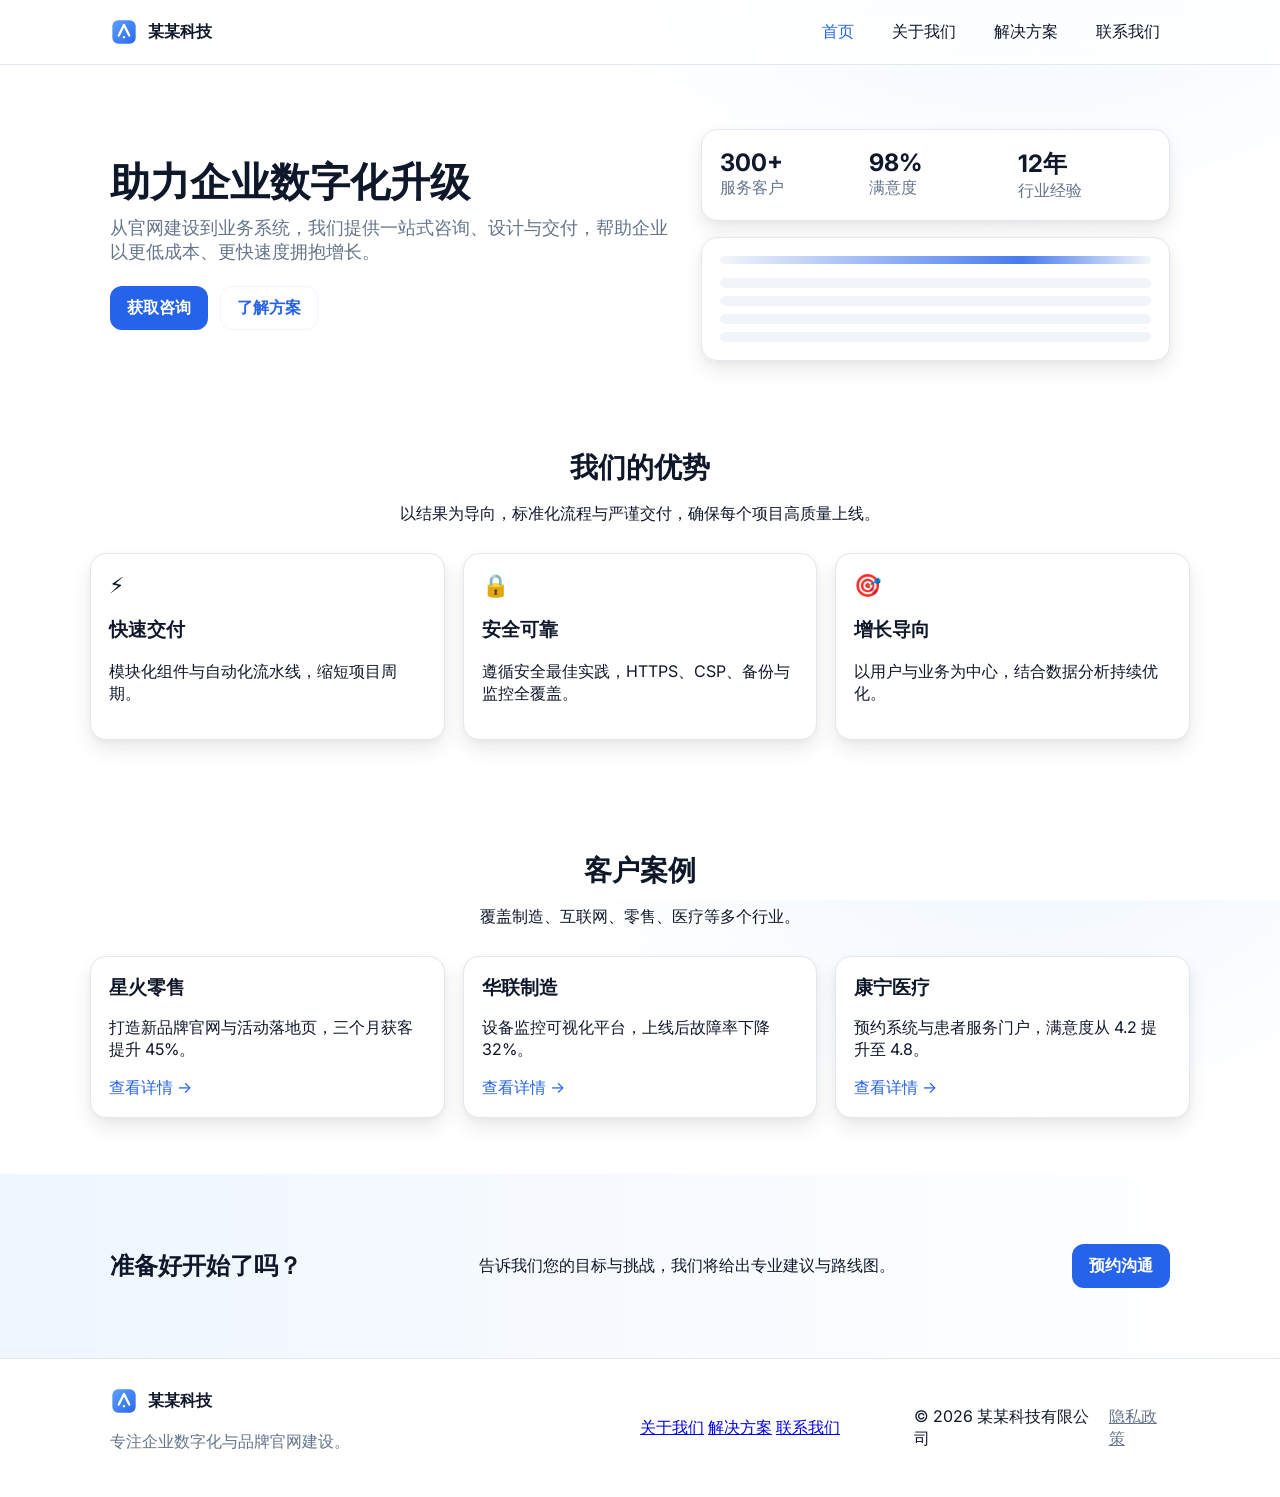
<file: company-website/index.html>
<!doctype html>
<html lang="zh-CN">
  <head>
    <meta charset="utf-8" />
    <meta name="viewport" content="width=device-width, initial-scale=1" />
    <title>某某科技有限公司｜助力企业数字化升级</title>
    <meta name="description" content="某某科技有限公司，提供企业官网、数字化解决方案、云与数据服务，助力企业增长。" />
    <link rel="preconnect" href="https://fonts.googleapis.com">
    <link rel="preconnect" href="https://fonts.gstatic.com" crossorigin>
    <link href="https://fonts.googleapis.com/css2?family=Inter:wght@400;500;600;700&display=swap" rel="stylesheet">
    <link rel="stylesheet" href="./styles.css" />
    <link rel="icon" href="./assets/logo.svg" type="image/svg+xml" />
  </head>
  <body>
    <header class="site-header">
      <div class="container nav">
        <a class="brand" href="./index.html">
          <img class="logo" src="./assets/logo.svg" alt="公司Logo" />
          <span>某某科技</span>
        </a>
        <button class="nav-toggle" aria-label="打开菜单" aria-expanded="false">☰</button>
        <nav class="nav-links" aria-label="主导航">
          <a href="./index.html" data-nav="home" class="active">首页</a>
          <a href="./about.html" data-nav="about">关于我们</a>
          <a href="./services.html" data-nav="services">解决方案</a>
          <a href="./contact.html" data-nav="contact">联系我们</a>
        </nav>
      </div>
    </header>

    <main>
      <section class="hero">
        <div class="container hero-inner">
          <div class="hero-copy">
            <h1>助力企业数字化升级</h1>
            <p>从官网建设到业务系统，我们提供一站式咨询、设计与交付，帮助企业以更低成本、更快速度拥抱增长。</p>
            <div class="hero-actions">
              <a class="btn btn-primary" href="./contact.html">获取咨询</a>
              <a class="btn btn-ghost" href="./services.html">了解方案</a>
            </div>
          </div>
          <div class="hero-visual">
            <div class="card stats">
              <div>
                <span class="stat">300+</span>
                <span class="label">服务客户</span>
              </div>
              <div>
                <span class="stat">98%</span>
                <span class="label">满意度</span>
              </div>
              <div>
                <span class="stat">12年</span>
                <span class="label">行业经验</span>
              </div>
            </div>
            <div class="glass mockup">
              <div class="bar"></div>
              <div class="lines">
                <div class="line"></div>
                <div class="line"></div>
                <div class="line"></div>
                <div class="line"></div>
              </div>
            </div>
          </div>
        </div>
      </section>

      <section class="section container features">
        <header class="section-header">
          <h2>我们的优势</h2>
          <p>以结果为导向，标准化流程与严谨交付，确保每个项目高质量上线。</p>
        </header>
        <div class="grid grid-3">
          <div class="card card-feature">
            <div class="icon">⚡</div>
            <h3>快速交付</h3>
            <p>模块化组件与自动化流水线，缩短项目周期。</p>
          </div>
          <div class="card card-feature">
            <div class="icon">🔒</div>
            <h3>安全可靠</h3>
            <p>遵循安全最佳实践，HTTPS、CSP、备份与监控全覆盖。</p>
          </div>
          <div class="card card-feature">
            <div class="icon">🎯</div>
            <h3>增长导向</h3>
            <p>以用户与业务为中心，结合数据分析持续优化。</p>
          </div>
        </div>
      </section>

      <section class="section container cases">
        <header class="section-header">
          <h2>客户案例</h2>
          <p>覆盖制造、互联网、零售、医疗等多个行业。</p>
        </header>
        <div class="grid grid-3">
          <article class="card case">
            <h3>星火零售</h3>
            <p>打造新品牌官网与活动落地页，三个月获客提升 45%。</p>
            <a class="link" href="#">查看详情 →</a>
          </article>
          <article class="card case">
            <h3>华联制造</h3>
            <p>设备监控可视化平台，上线后故障率下降 32%。</p>
            <a class="link" href="#">查看详情 →</a>
          </article>
          <article class="card case">
            <h3>康宁医疗</h3>
            <p>预约系统与患者服务门户，满意度从 4.2 提升至 4.8。</p>
            <a class="link" href="#">查看详情 →</a>
          </article>
        </div>
      </section>

      <section class="cta">
        <div class="container cta-inner">
          <h2>准备好开始了吗？</h2>
          <p>告诉我们您的目标与挑战，我们将给出专业建议与路线图。</p>
          <a class="btn btn-primary" href="./contact.html">预约沟通</a>
        </div>
      </section>
    </main>

    <footer class="site-footer">
      <div class="container footer-grid">
        <div>
          <a class="brand" href="./index.html">
            <img class="logo" src="./assets/logo.svg" alt="公司Logo" />
            <span>某某科技</span>
          </a>
          <p class="muted">专注企业数字化与品牌官网建设。</p>
        </div>
        <nav aria-label="底部导航">
          <a href="./about.html">关于我们</a>
          <a href="./services.html">解决方案</a>
          <a href="./contact.html">联系我们</a>
        </nav>
        <div class="footer-meta">
          <span>© <span id="year"></span> 某某科技有限公司</span>
          <a class="muted" href="#">隐私政策</a>
        </div>
      </div>
    </footer>

    <script src="./script.js"></script>
  </body>
</html>
</file>
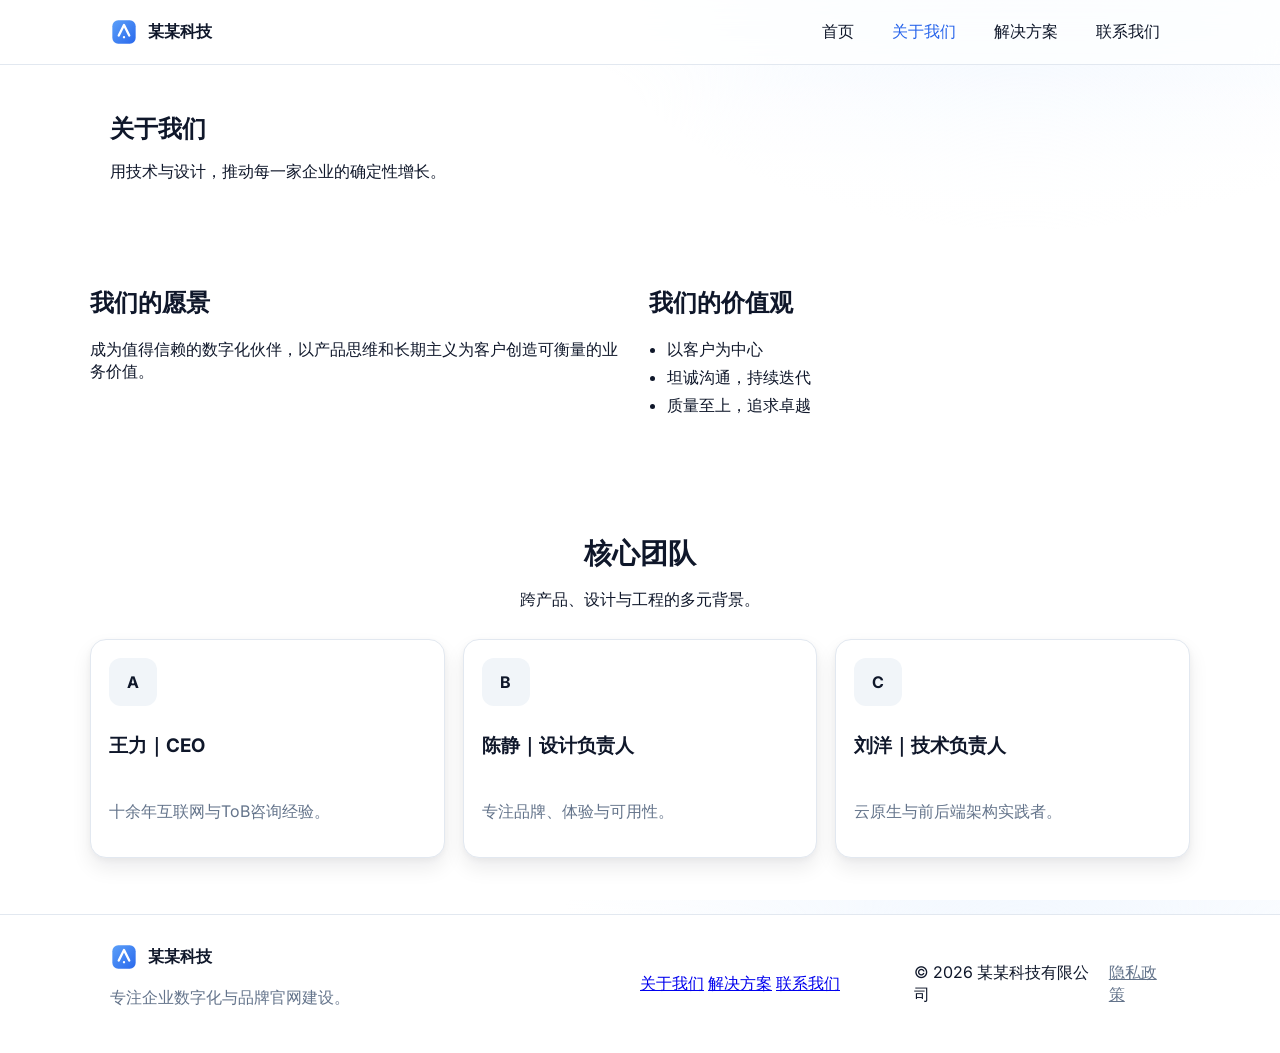
<file: company-website/about.html>
<!doctype html>
<html lang="zh-CN">
  <head>
    <meta charset="utf-8" />
    <meta name="viewport" content="width=device-width, initial-scale=1" />
    <title>关于我们｜某某科技有限公司</title>
    <meta name="description" content="关于某某科技：愿景、价值观与团队。" />
    <link href="https://fonts.googleapis.com/css2?family=Inter:wght@400;500;600;700&display=swap" rel="stylesheet">
    <link rel="stylesheet" href="./styles.css" />
    <link rel="icon" href="./assets/logo.svg" type="image/svg+xml" />
  </head>
  <body>
    <header class="site-header">
      <div class="container nav">
        <a class="brand" href="./index.html">
          <img class="logo" src="./assets/logo.svg" alt="公司Logo" />
          <span>某某科技</span>
        </a>
        <button class="nav-toggle" aria-label="打开菜单" aria-expanded="false">☰</button>
        <nav class="nav-links" aria-label="主导航">
          <a href="./index.html" data-nav="home">首页</a>
          <a href="./about.html" data-nav="about" class="active">关于我们</a>
          <a href="./services.html" data-nav="services">解决方案</a>
          <a href="./contact.html" data-nav="contact">联系我们</a>
        </nav>
      </div>
    </header>

    <main>
      <section class="page-hero">
        <div class="container">
          <h1>关于我们</h1>
          <p>用技术与设计，推动每一家企业的确定性增长。</p>
        </div>
      </section>

      <section class="section container">
        <div class="grid grid-2">
          <div>
            <h2>我们的愿景</h2>
            <p>成为值得信赖的数字化伙伴，以产品思维和长期主义为客户创造可衡量的业务价值。</p>
          </div>
          <div>
            <h2>我们的价值观</h2>
            <ul class="list">
              <li>以客户为中心</li>
              <li>坦诚沟通，持续迭代</li>
              <li>质量至上，追求卓越</li>
            </ul>
          </div>
        </div>
      </section>

      <section class="section container">
        <header class="section-header">
          <h2>核心团队</h2>
          <p>跨产品、设计与工程的多元背景。</p>
        </header>
        <div class="grid grid-3">
          <div class="card person">
            <div class="avatar">A</div>
            <h3>王力｜CEO</h3>
            <p class="muted">十余年互联网与ToB咨询经验。</p>
          </div>
          <div class="card person">
            <div class="avatar">B</div>
            <h3>陈静｜设计负责人</h3>
            <p class="muted">专注品牌、体验与可用性。</p>
          </div>
          <div class="card person">
            <div class="avatar">C</div>
            <h3>刘洋｜技术负责人</h3>
            <p class="muted">云原生与前后端架构实践者。</p>
          </div>
        </div>
      </section>
    </main>

    <footer class="site-footer">
      <div class="container footer-grid">
        <div>
          <a class="brand" href="./index.html">
            <img class="logo" src="./assets/logo.svg" alt="公司Logo" />
            <span>某某科技</span>
          </a>
          <p class="muted">专注企业数字化与品牌官网建设。</p>
        </div>
        <nav aria-label="底部导航">
          <a href="./about.html">关于我们</a>
          <a href="./services.html">解决方案</a>
          <a href="./contact.html">联系我们</a>
        </nav>
        <div class="footer-meta">
          <span>© <span id="year"></span> 某某科技有限公司</span>
          <a class="muted" href="#">隐私政策</a>
        </div>
      </div>
    </footer>

    <script src="./script.js"></script>
  </body>
</html>
</file>
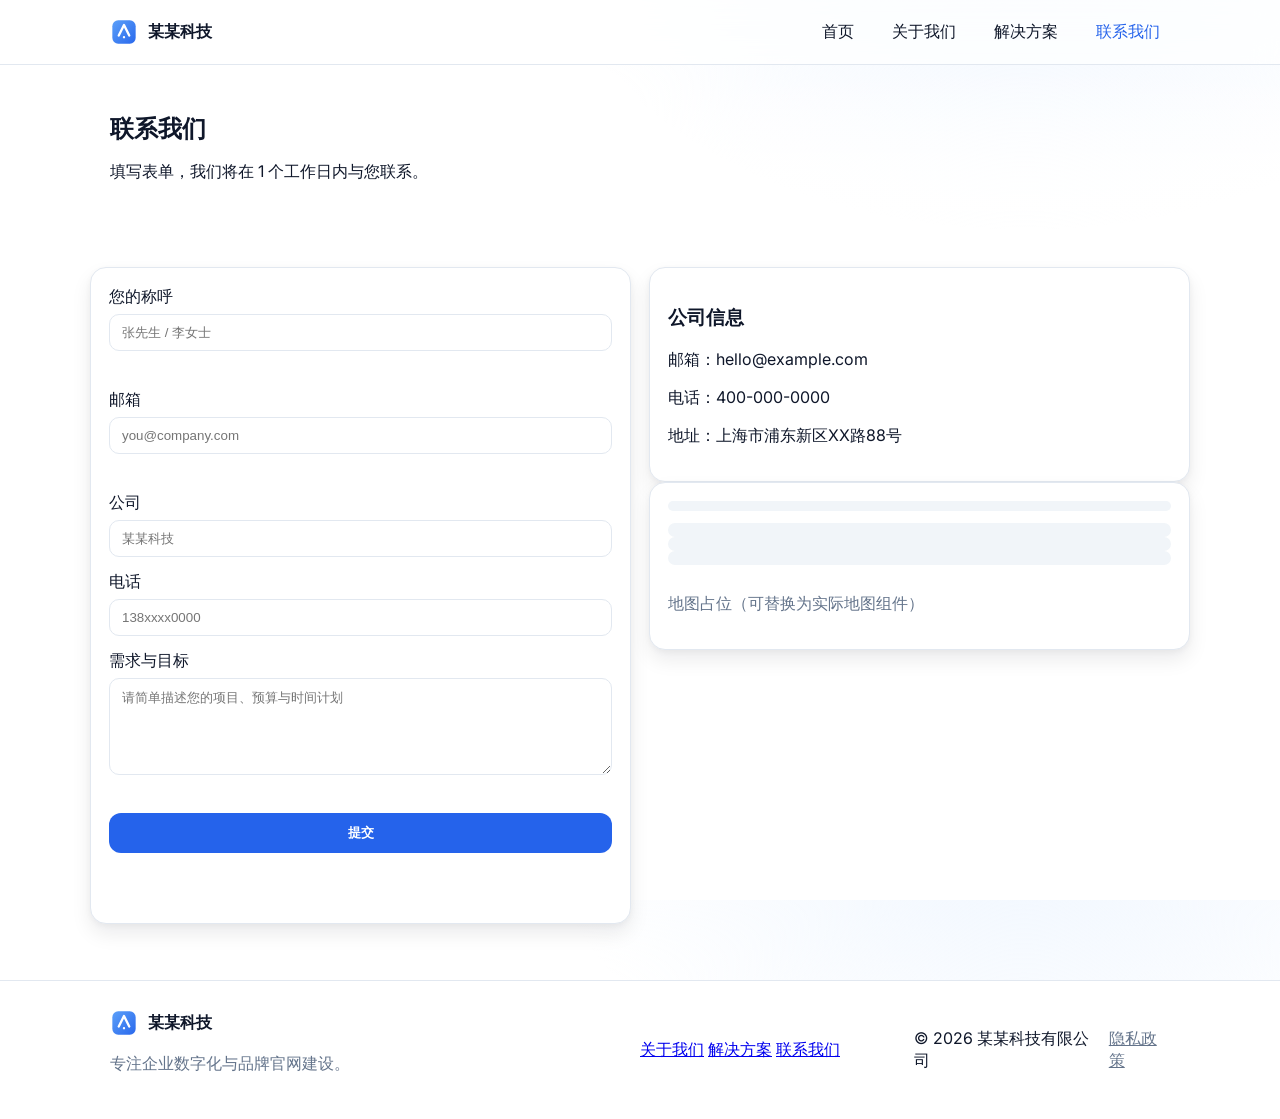
<file: company-website/contact.html>
<!doctype html>
<html lang="zh-CN">
  <head>
    <meta charset="utf-8" />
    <meta name="viewport" content="width=device-width, initial-scale=1" />
    <title>联系我们｜某某科技有限公司</title>
    <meta name="description" content="与某某科技联系，获取专业咨询与合作方案。" />
    <link href="https://fonts.googleapis.com/css2?family=Inter:wght@400;500;600;700&display=swap" rel="stylesheet">
    <link rel="stylesheet" href="./styles.css" />
    <link rel="icon" href="./assets/logo.svg" type="image/svg+xml" />
  </head>
  <body>
    <header class="site-header">
      <div class="container nav">
        <a class="brand" href="./index.html">
          <img class="logo" src="./assets/logo.svg" alt="公司Logo" />
          <span>某某科技</span>
        </a>
        <button class="nav-toggle" aria-label="打开菜单" aria-expanded="false">☰</button>
        <nav class="nav-links" aria-label="主导航">
          <a href="./index.html" data-nav="home">首页</a>
          <a href="./about.html" data-nav="about">关于我们</a>
          <a href="./services.html" data-nav="services">解决方案</a>
          <a href="./contact.html" data-nav="contact" class="active">联系我们</a>
        </nav>
      </div>
    </header>

    <main>
      <section class="page-hero">
        <div class="container">
          <h1>联系我们</h1>
          <p>填写表单，我们将在 1 个工作日内与您联系。</p>
        </div>
      </section>

      <section class="section container contact">
        <div class="grid grid-2">
          <form id="contactForm" class="card form" novalidate>
            <div class="form-row">
              <label for="name">您的称呼</label>
              <input id="name" name="name" type="text" placeholder="张先生 / 李女士" required />
              <small class="error" data-for="name"></small>
            </div>
            <div class="form-row">
              <label for="email">邮箱</label>
              <input id="email" name="email" type="email" placeholder="you@company.com" required />
              <small class="error" data-for="email"></small>
            </div>
            <div class="form-row">
              <label for="company">公司</label>
              <input id="company" name="company" type="text" placeholder="某某科技" />
            </div>
            <div class="form-row">
              <label for="phone">电话</label>
              <input id="phone" name="phone" type="tel" placeholder="138xxxx0000" />
            </div>
            <div class="form-row">
              <label for="message">需求与目标</label>
              <textarea id="message" name="message" rows="5" placeholder="请简单描述您的项目、预算与时间计划" required></textarea>
              <small class="error" data-for="message"></small>
            </div>
            <div class="form-row">
              <button type="submit" class="btn btn-primary">提交</button>
              <p id="formStatus" class="muted"></p>
            </div>
          </form>
          <aside>
            <div class="card contact-card">
              <h3>公司信息</h3>
              <p>邮箱：hello@example.com</p>
              <p>电话：400-000-0000</p>
              <p>地址：上海市浦东新区XX路88号</p>
            </div>
            <div class="map-skel card">
              <div class="bar"></div>
              <div class="lines">
                <div class="line"></div>
                <div class="line"></div>
                <div class="line"></div>
              </div>
              <p class="muted">地图占位（可替换为实际地图组件）</p>
            </div>
          </aside>
        </div>
      </section>
    </main>

    <footer class="site-footer">
      <div class="container footer-grid">
        <div>
          <a class="brand" href="./index.html">
            <img class="logo" src="./assets/logo.svg" alt="公司Logo" />
            <span>某某科技</span>
          </a>
          <p class="muted">专注企业数字化与品牌官网建设。</p>
        </div>
        <nav aria-label="底部导航">
          <a href="./about.html">关于我们</a>
          <a href="./services.html">解决方案</a>
          <a href="./contact.html">联系我们</a>
        </nav>
        <div class="footer-meta">
          <span>© <span id="year"></span> 某某科技有限公司</span>
          <a class="muted" href="#">隐私政策</a>
        </div>
      </div>
    </footer>

    <script src="./script.js"></script>
  </body>
</html>
</file>
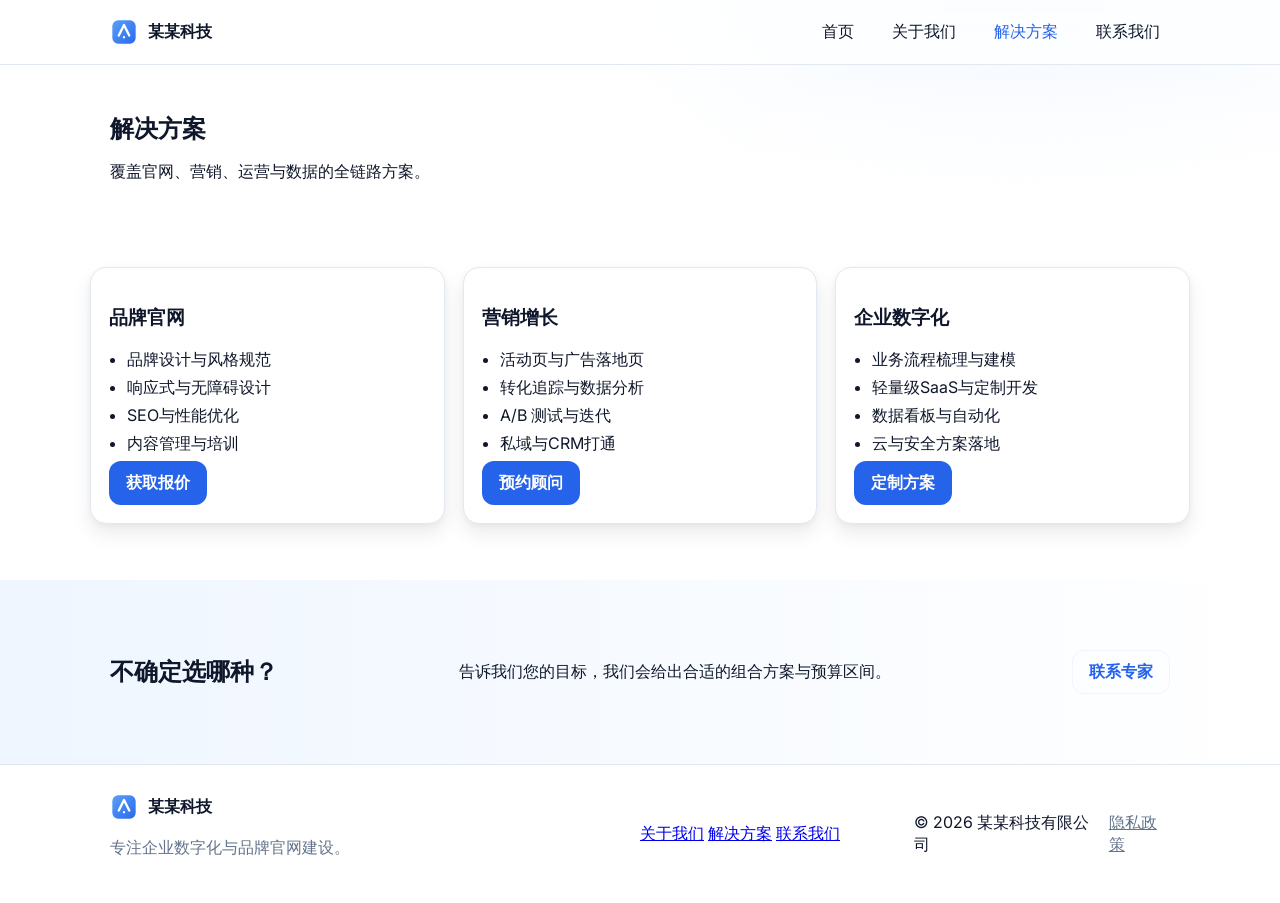
<file: company-website/services.html>
<!doctype html>
<html lang="zh-CN">
  <head>
    <meta charset="utf-8" />
    <meta name="viewport" content="width=device-width, initial-scale=1" />
    <title>解决方案｜某某科技有限公司</title>
    <meta name="description" content="网站与品牌、企业数字化、云与数据等解决方案。" />
    <link href="https://fonts.googleapis.com/css2?family=Inter:wght@400;500;600;700&display=swap" rel="stylesheet">
    <link rel="stylesheet" href="./styles.css" />
    <link rel="icon" href="./assets/logo.svg" type="image/svg+xml" />
  </head>
  <body>
    <header class="site-header">
      <div class="container nav">
        <a class="brand" href="./index.html">
          <img class="logo" src="./assets/logo.svg" alt="公司Logo" />
          <span>某某科技</span>
        </a>
        <button class="nav-toggle" aria-label="打开菜单" aria-expanded="false">☰</button>
        <nav class="nav-links" aria-label="主导航">
          <a href="./index.html" data-nav="home">首页</a>
          <a href="./about.html" data-nav="about">关于我们</a>
          <a href="./services.html" data-nav="services" class="active">解决方案</a>
          <a href="./contact.html" data-nav="contact">联系我们</a>
        </nav>
      </div>
    </header>

    <main>
      <section class="page-hero">
        <div class="container">
          <h1>解决方案</h1>
          <p>覆盖官网、营销、运营与数据的全链路方案。</p>
        </div>
      </section>

      <section class="section container">
        <div class="grid grid-3">
          <div class="card plan">
            <h3>品牌官网</h3>
            <ul class="list">
              <li>品牌设计与风格规范</li>
              <li>响应式与无障碍设计</li>
              <li>SEO与性能优化</li>
              <li>内容管理与培训</li>
            </ul>
            <a href="./contact.html" class="btn btn-primary">获取报价</a>
          </div>
          <div class="card plan">
            <h3>营销增长</h3>
            <ul class="list">
              <li>活动页与广告落地页</li>
              <li>转化追踪与数据分析</li>
              <li>A/B 测试与迭代</li>
              <li>私域与CRM打通</li>
            </ul>
            <a href="./contact.html" class="btn btn-primary">预约顾问</a>
          </div>
          <div class="card plan">
            <h3>企业数字化</h3>
            <ul class="list">
              <li>业务流程梳理与建模</li>
              <li>轻量级SaaS与定制开发</li>
              <li>数据看板与自动化</li>
              <li>云与安全方案落地</li>
            </ul>
            <a href="./contact.html" class="btn btn-primary">定制方案</a>
          </div>
        </div>
      </section>

      <section class="cta">
        <div class="container cta-inner">
          <h2>不确定选哪种？</h2>
          <p>告诉我们您的目标，我们会给出合适的组合方案与预算区间。</p>
          <a class="btn btn-ghost" href="./contact.html">联系专家</a>
        </div>
      </section>
    </main>

    <footer class="site-footer">
      <div class="container footer-grid">
        <div>
          <a class="brand" href="./index.html">
            <img class="logo" src="./assets/logo.svg" alt="公司Logo" />
            <span>某某科技</span>
          </a>
          <p class="muted">专注企业数字化与品牌官网建设。</p>
        </div>
        <nav aria-label="底部导航">
          <a href="./about.html">关于我们</a>
          <a href="./services.html">解决方案</a>
          <a href="./contact.html">联系我们</a>
        </nav>
        <div class="footer-meta">
          <span>© <span id="year"></span> 某某科技有限公司</span>
          <a class="muted" href="#">隐私政策</a>
        </div>
      </div>
    </footer>

    <script src="./script.js"></script>
  </body>
</html>
</file>
<file: company-website/styles.css>
:root{
  --brand: #2563eb;
  --brand-600: #1d4ed8;
  --brand-50: #eff6ff;
  --text: #0f172a;
  --muted: #64748b;
  --bg: #ffffff;
  --bg-alt: #0b1220;
  --surface: #ffffff;
  --surface-alt: #f1f5f9;
  --border: #e2e8f0;
  --shadow: 0 10px 20px rgba(2,6,23,.08), 0 2px 6px rgba(2,6,23,.04);
}
@media (prefers-color-scheme: dark){
  :root{
    --text: #e2e8f0;
    --muted: #94a3b8;
    --bg: #0b1220;
    --bg-alt: #030712;
    --surface: #0f172a;
    --surface-alt: #111827;
    --border: #1f2937;
    --shadow: 0 10px 20px rgba(0,0,0,.35), 0 2px 6px rgba(0,0,0,.25);
  }
}
*{box-sizing:border-box}
html,body{height:100%}
body{
  margin:0;
  font-family: Inter, system-ui, -apple-system, Segoe UI, Roboto, Noto Sans, Arial, "PingFang SC", "Hiragino Sans GB", "Microsoft YaHei", sans-serif;
  color:var(--text);
  background:radial-gradient(1200px 800px at 80% -10%, var(--brand-50), transparent 40%), var(--bg);
}
img{max-width:100%; display:block}
.container{max-width:1100px; margin:0 auto; padding:0 20px}
.muted{color:var(--muted)}
.link{color:var(--brand); text-decoration:none}
.link:hover{text-decoration:underline}

.site-header{position:sticky; top:0; z-index:50; background:rgba(255,255,255,.7); backdrop-filter:saturate(1.5) blur(12px); border-bottom:1px solid var(--border)}
@media (prefers-color-scheme: dark){
  .site-header{background:rgba(15,23,42,.5)}
}
.nav{display:flex; align-items:center; justify-content:space-between; height:64px}
.brand{display:flex; align-items:center; gap:10px; color:inherit; text-decoration:none; font-weight:700}
.logo{width:28px; height:28px}
.nav-links{display:flex; gap:18px}
.nav-links a{color:inherit; text-decoration:none; padding:8px 10px; border-radius:8px}
.nav-links a:hover{background:var(--surface-alt)}
.nav-links a.active{color:var(--brand);}
.nav-toggle{display:none; background:transparent; border:0; font-size:22px}
@media (max-width: 800px){
  .nav-toggle{display:block}
  .nav-links{position:absolute; top:64px; right:16px; left:16px; display:none; flex-direction:column; padding:12px; background:var(--surface); border:1px solid var(--border); border-radius:12px; box-shadow:var(--shadow)}
  .nav-links.open{display:flex}
}

.hero{padding:64px 0 32px}
.hero-inner{display:grid; grid-template-columns:1.2fr 1fr; gap:28px; align-items:center}
.hero h1{font-size:40px; line-height:1.1; margin:0 0 12px}
.hero p{font-size:18px; color:var(--muted); margin:0 0 22px}
.hero-actions{display:flex; gap:12px}
.hero-visual{position:relative}
.stats{display:grid; grid-template-columns:repeat(3,1fr); gap:16px; margin-bottom:16px}
.stats .stat{display:block; font-weight:700; font-size:24px}
.stats .label{display:block; color:var(--muted)}
.mockup{position:relative; padding:18px; border-radius:16px; overflow:hidden}
.mockup .bar{height:8px; background:linear-gradient(90deg, var(--surface-alt), var(--brand) 70%, var(--surface-alt)); border-radius:6px; margin-bottom:14px; opacity:.85}
.mockup .lines{display:grid; gap:8px}
.mockup .line{height:10px; border-radius:6px; background:var(--surface-alt)}
.glass{background:linear-gradient(180deg, rgba(255,255,255,.7), rgba(255,255,255,.4)); border:1px solid var(--border); box-shadow:var(--shadow)}
@media (prefers-color-scheme: dark){
  .glass{background:linear-gradient(180deg, rgba(17,24,39,.6), rgba(17,24,39,.35))}
}

.section{padding:56px 0}
.section-header{max-width:720px; margin:0 auto 28px; text-align:center}
.section-header h2{margin:0 0 10px; font-size:28px}
.grid{display:grid; gap:18px}
.grid-2{grid-template-columns:1fr 1fr}
.grid-3{grid-template-columns:repeat(3,1fr)}
@media (max-width: 900px){
  .hero-inner{grid-template-columns:1fr}
  .grid-2{grid-template-columns:1fr}
  .grid-3{grid-template-columns:1fr}
}

.card{background:var(--surface); border:1px solid var(--border); border-radius:16px; padding:18px; box-shadow:var(--shadow)}
.card-feature .icon{font-size:22px; margin-bottom:8px}
.case h3{margin:0 0 8px}

.cta{padding:56px 0; background:linear-gradient(90deg, var(--brand-50), transparent)}
.cta-inner{display:flex; align-items:center; justify-content:space-between; gap:16px}
@media (max-width: 800px){
  .cta-inner{flex-direction:column; text-align:center}
}

.site-footer{border-top:1px solid var(--border); padding:28px 0; background:var(--surface)}
.footer-grid{display:grid; gap:18px; grid-template-columns:2fr 1fr 1fr; align-items:center}
.footer-meta{display:flex; gap:12px; align-items:center; justify-content:flex-end}
@media (max-width: 900px){
  .footer-grid{grid-template-columns:1fr}
  .footer-meta{justify-content:flex-start}
}

.page-hero{padding:48px 0 12px; background:linear-gradient(180deg, transparent, var(--surface) 120%)}
.page-hero h1{margin:0 0 8px}

.btn{display:inline-flex; align-items:center; justify-content:center; gap:8px; padding:10px 16px; border-radius:12px; text-decoration:none; font-weight:600; border:1px solid transparent}
.btn-primary{background:var(--brand); color:#fff}
.btn-primary:hover{background:var(--brand-600)}
.btn-ghost{background:transparent; color:var(--brand); border-color:var(--brand-50)}
.btn-ghost:hover{background:var(--brand-50)}

.list{margin:0; padding-left:18px}
.list li{margin:6px 0}

.form .form-row{display:flex; flex-direction:column; gap:6px; margin-bottom:14px}
.form input,.form textarea{width:100%; padding:10px 12px; border-radius:10px; border:1px solid var(--border); background:var(--surface); color:inherit; outline:none}
.form input:focus,.form textarea:focus{border-color:var(--brand); box-shadow:0 0 0 3px rgba(37,99,235,.15)}
.error{color:#dc2626; min-height:18px}

.person{display:flex; flex-direction:column; align-items:flex-start; gap:8px}
.person .avatar{width:48px; height:48px; border-radius:12px; display:grid; place-items:center; background:var(--surface-alt); font-weight:700}

.map-skel{display:grid; gap:12px}
.map-skel .bar{height:10px; background:var(--surface-alt); border-radius:8px}
.map-skel .line{height:14px; background:var(--surface-alt); border-radius:8px}
</file>
